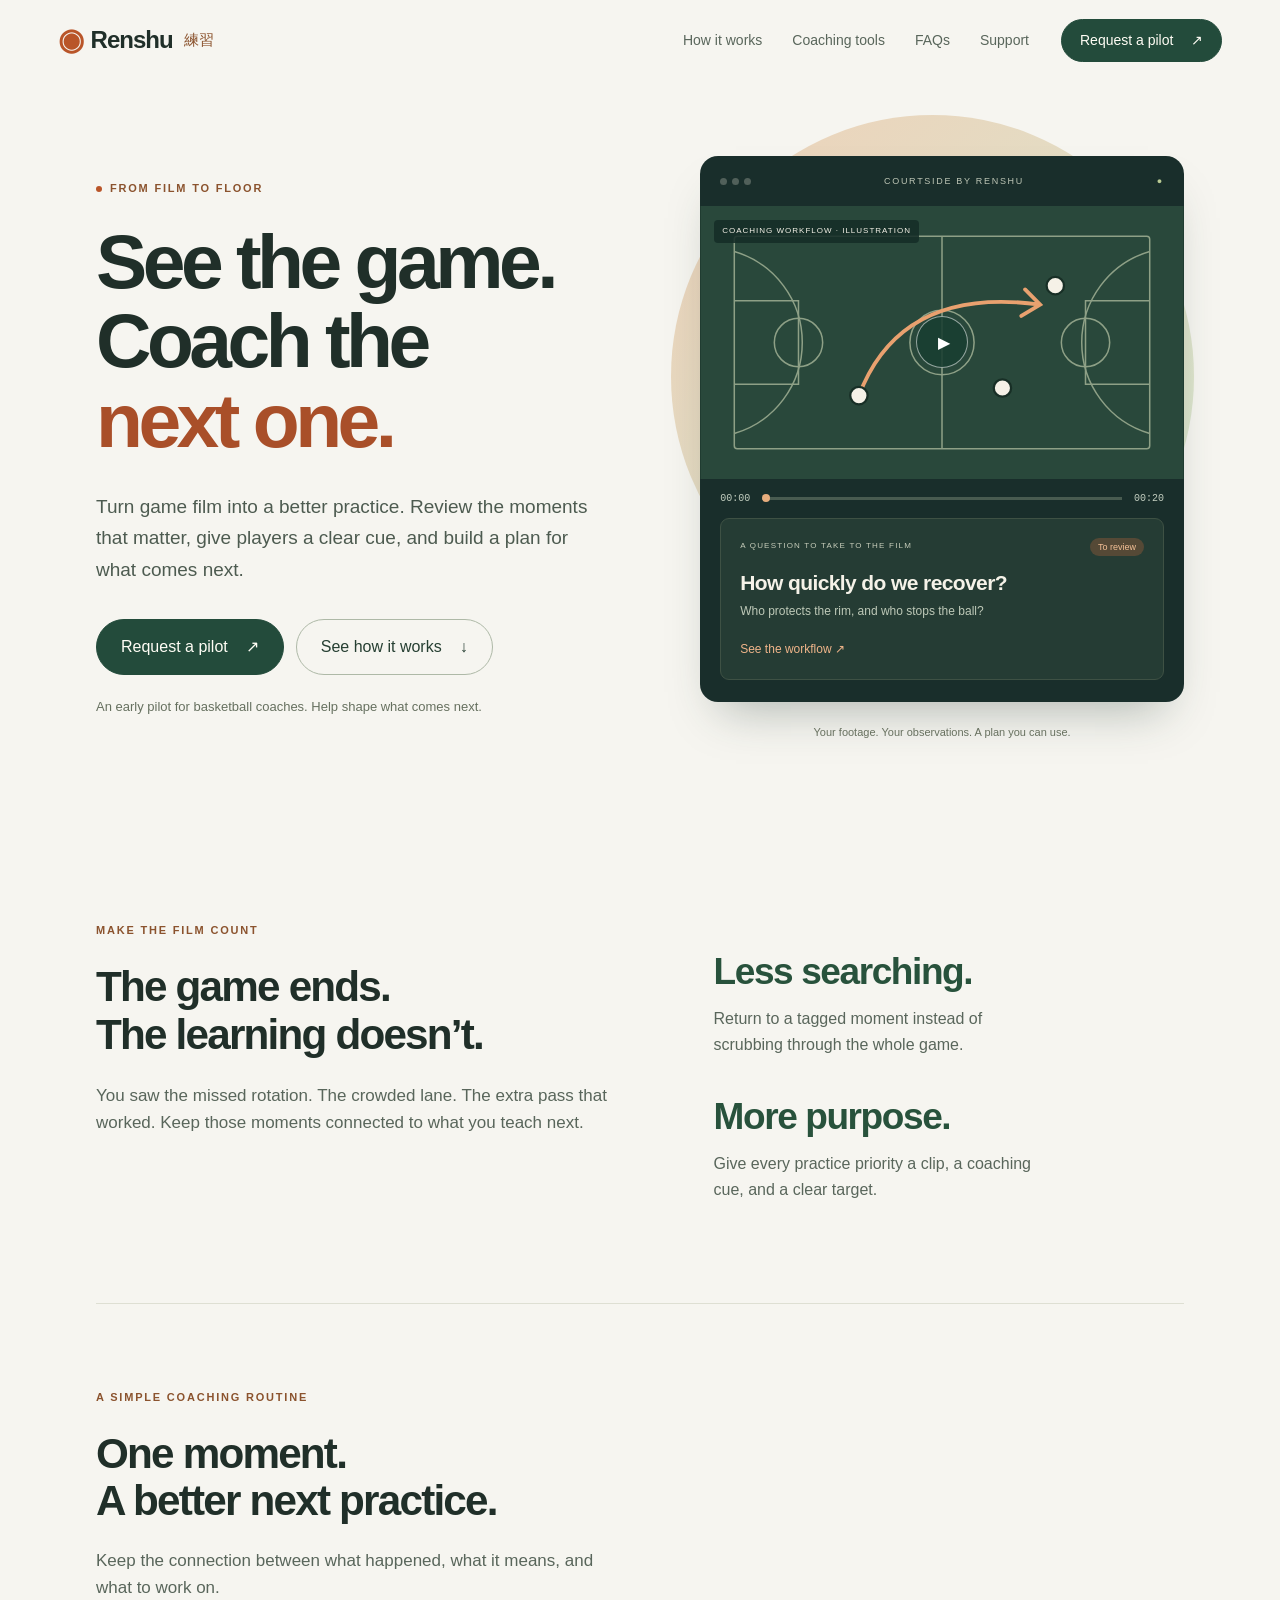
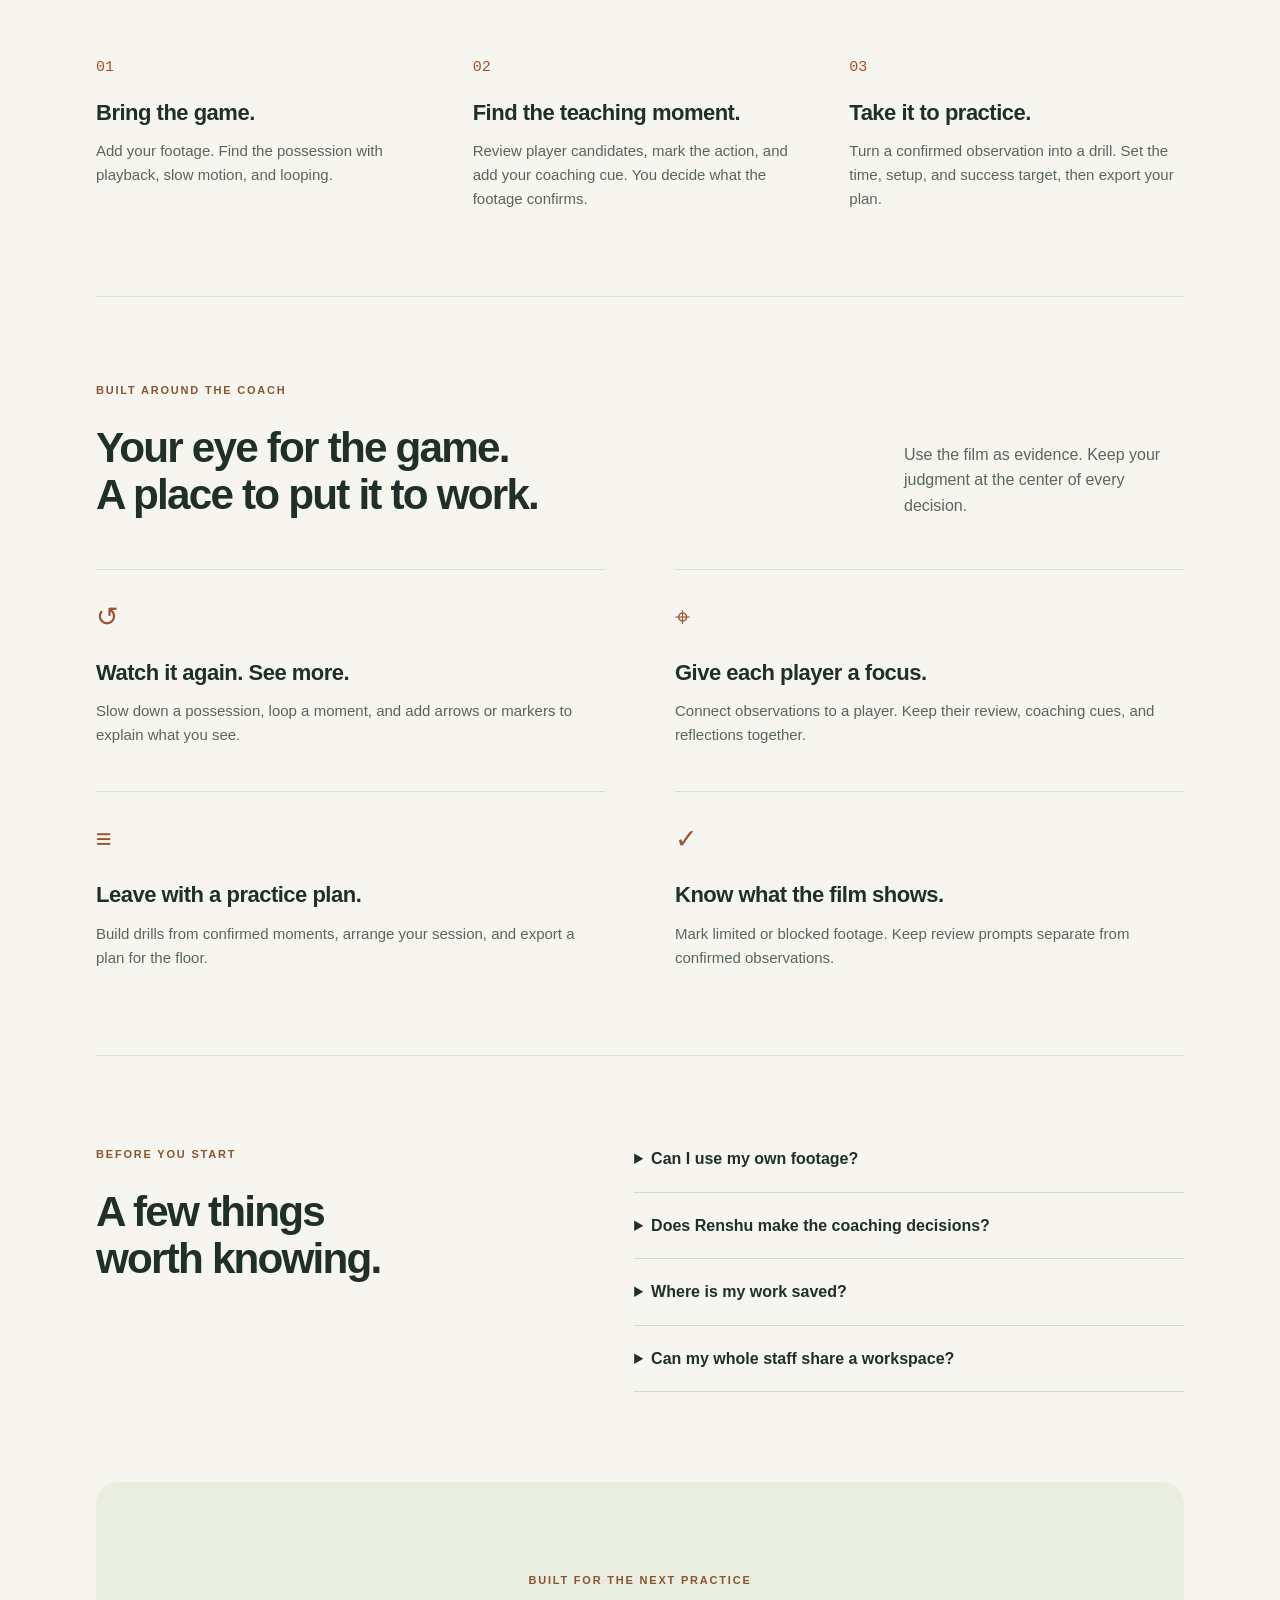
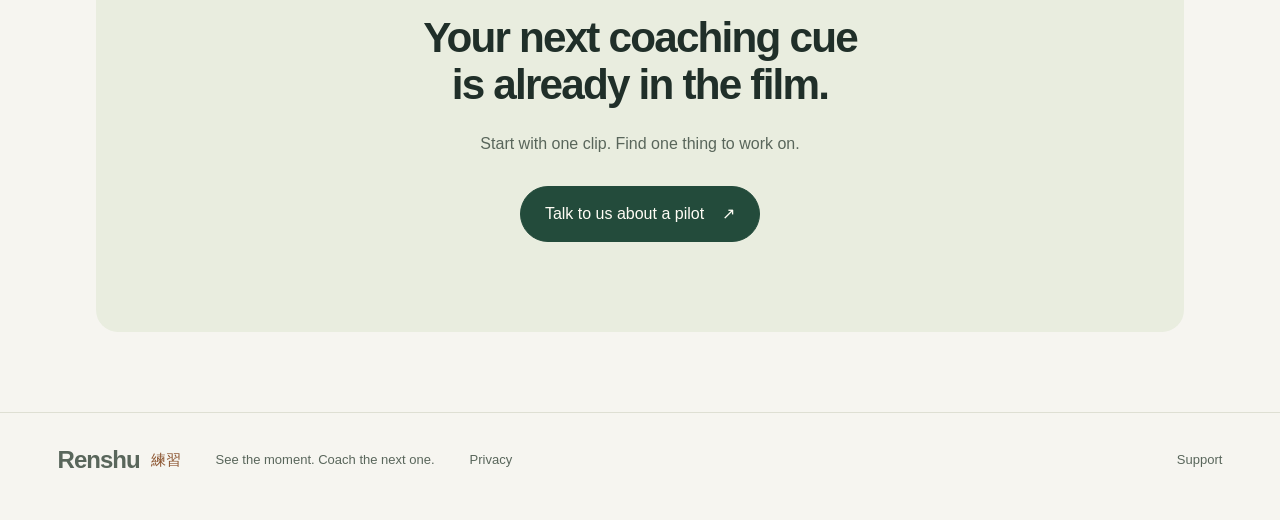
<file: index.html>
<!doctype html>
<html lang="en"><head><meta charset="utf-8"><meta name="viewport" content="width=device-width, initial-scale=1">
<title>Renshu — See the game. Coach the next one.</title>
<meta name="description" content="Turn game film into a better practice. Renshu helps basketball coaches review moments, give players a clear cue, and build a plan.">
<link rel="stylesheet" href="landing.css"></head><body>
<div class="landing">

    <a class="skip" href="#main">Skip to content</a>
    <header class="header">
      <a href="index.html" class="wordmark" aria-label="Renshu home"><span class="brandIcon" aria-hidden="true">◉</span> Renshu<span class="brandJapanese" lang="ja">練習</span></a>
      <nav aria-label="Main navigation"><a href="#how-it-works">How it works</a><a href="#coaching-tools">Coaching tools</a><a href="#questions">FAQs</a><a href="support.html">Support</a></nav>
      <a class="primary" href="support.html">Request a pilot <span aria-hidden="true">↗</span></a>
    </header>
    <main id="main" class="main">
      <section class="hero" aria-labelledby="hero-title">
        <div>
          <p class="eyebrow"><span></span> FROM FILM TO FLOOR</p>
          <h1 id="hero-title">See the game.<br />Coach the<br /><em>next one.</em></h1>
          <p class="intro">Turn game film into a better practice. Review the moments that matter, give players a clear cue, and build a plan for what comes next.</p>
          <div class="actions"><a class="primary" href="support.html">Request a pilot <span aria-hidden="true">↗</span></a><a class="secondary" href="#how-it-works">See how it works <span aria-hidden="true">↓</span></a></div>
          <p class="fine">An early pilot for basketball coaches. Help shape what comes next.</p>
        </div>
        <figure class="preview">
          <div class="previewCard">
            <div class="previewHeader"><span><i></i><i></i><i></i></span><span>COURTSIDE BY RENSHU</span><span class="previewDot">●</span></div>
            <div class="film"><img src="assets/court-preview.svg" alt="Illustrated basketball court with a coaching arrow" width="1280" height="720" fetchpriority="high" /><span class="filmLabel">COACHING WORKFLOW · ILLUSTRATION</span><a href="support.html" class="playLink" aria-label="Request a coaching pilot">▶</a></div>
            <div class="previewTimeline"><span>00:00</span><span class="timelineTrack"><i></i></span><span>00:20</span></div>
            <div class="coachingNote"><div><span class="noteLabel">A QUESTION TO TAKE TO THE FILM</span><span class="reviewLabel">To review</span></div><h2>How quickly do we recover?</h2><p>Who protects the rim, and who stops the ball?</p><a href="#how-it-works">See the workflow <span aria-hidden="true">↗</span></a></div>
          </div>
          <figcaption>Your footage. Your observations. A plan you can use.</figcaption>
        </figure>
      </section>

      <section class="problem" aria-labelledby="problem-title"><div><p class="eyebrow">MAKE THE FILM COUNT</p><h2 id="problem-title">The game ends.<br />The learning doesn’t.</h2><p>You saw the missed rotation. The crowded lane. The extra pass that worked. Keep those moments connected to what you teach next.</p></div><div class="principles"><div><span>Less searching.</span><p>Return to a tagged moment instead of scrubbing through the whole game.</p></div><div><span>More purpose.</span><p>Give every practice priority a clip, a coaching cue, and a clear target.</p></div></div></section>

      <section id="how-it-works" class="section" aria-labelledby="workflow-title"><p class="eyebrow">A SIMPLE COACHING ROUTINE</p><h2 id="workflow-title">One moment.<br />A better next practice.</h2><p class="sectionIntro">Keep the connection between what happened, what it means, and what to work on.</p><div class="steps"><article><span>01</span><h3>Bring the game.</h3><p>Add your footage. Find the possession with playback, slow motion, and looping.</p></article><article><span>02</span><h3>Find the teaching moment.</h3><p>Review player candidates, mark the action, and add your coaching cue. You decide what the footage confirms.</p></article><article><span>03</span><h3>Take it to practice.</h3><p>Turn a confirmed observation into a drill. Set the time, setup, and success target, then export your plan.</p></article></div></section>

      <section id="coaching-tools" class="section" aria-labelledby="tools-title"><div class="sectionHeading"><div><p class="eyebrow">BUILT AROUND THE COACH</p><h2 id="tools-title">Your eye for the game.<br />A place to put it to work.</h2></div><p>Use the film as evidence. Keep your judgment at the center of every decision.</p></div><div class="tools">
        <article><span aria-hidden="true">↺</span><h3>Watch it again. See more.</h3><p>Slow down a possession, loop a moment, and add arrows or markers to explain what you see.</p></article>
        <article><span aria-hidden="true">⌖</span><h3>Give each player a focus.</h3><p>Connect observations to a player. Keep their review, coaching cues, and reflections together.</p></article>
        <article><span aria-hidden="true">≡</span><h3>Leave with a practice plan.</h3><p>Build drills from confirmed moments, arrange your session, and export a plan for the floor.</p></article>
        <article><span aria-hidden="true">✓</span><h3>Know what the film shows.</h3><p>Mark limited or blocked footage. Keep review prompts separate from confirmed observations.</p></article>
      </div></section>

      <section id="questions" class="questions" aria-labelledby="questions-title"><div><p class="eyebrow">BEFORE YOU START</p><h2 id="questions-title">A few things<br />worth knowing.</h2></div><div>
        <details><summary>Can I use my own footage?</summary><p>The pilot lets coaches add recordings, review moments, and build practice plans. Contact us to discuss access and the footage you have permission to use.</p></details>
        <details><summary>Does Renshu make the coaching decisions?</summary><p>No. Detection helps surface person and ball candidates. You review identities, confirm observations, and choose the coaching focus. Automatic detections do not become confirmed statistics.</p></details>
        <details><summary>Where is my work saved?</summary><p>The pilot supports a local browser workspace and configured private accounts. Video files stay separate from session exports. We will explain the storage setup before you join; see our <a href="privacy.html">privacy policy</a> for the current policy.</p></details>
        <details><summary>Can my whole staff share a workspace?</summary><p>Each account has a private workspace. Shared staff membership is not available yet. You can export a session or practice plan to share it deliberately.</p></details>
      </div></section>

      <section class="closing"><p class="eyebrow">BUILT FOR THE NEXT PRACTICE</p><h2>Your next coaching cue<br />is already in the film.</h2><p>Start with one clip. Find one thing to work on.</p><a class="primary" href="support.html">Talk to us about a pilot <span aria-hidden="true">↗</span></a></section>
    </main>
    <footer class="footer"><a class="wordmark" href="index.html">Renshu <span class="brandJapanese" lang="ja">練習</span></a><p>See the moment. Coach the next one.</p><a href="privacy.html">Privacy</a><a href="support.html">Support</a></footer>
  </div>
</body></html>
</file>
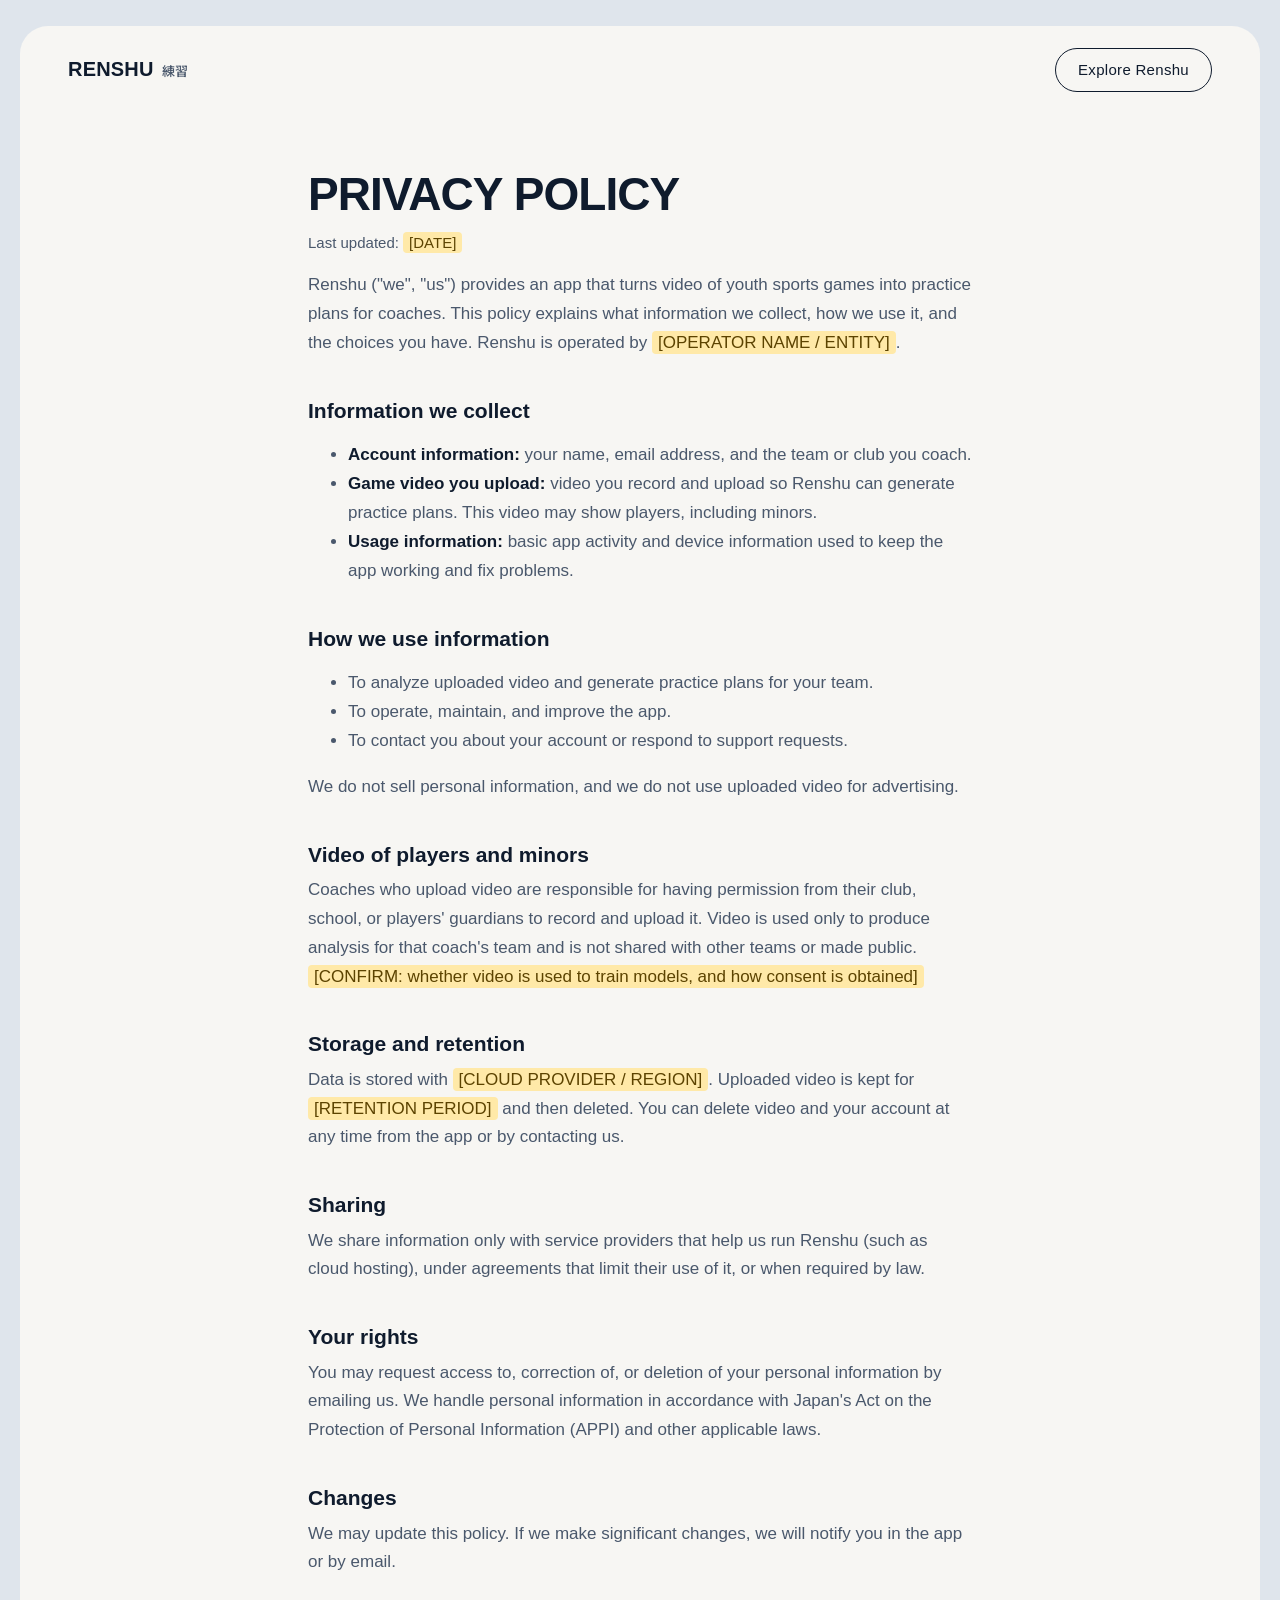
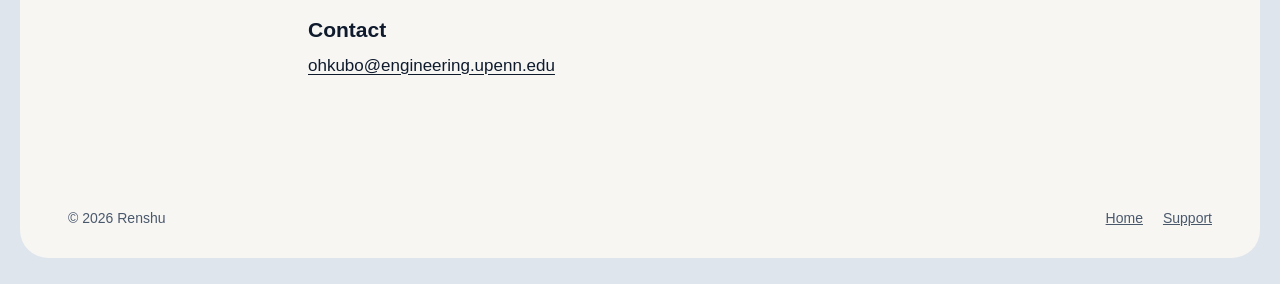
<file: privacy.html>
<!doctype html>
<html lang="en">
<head>
<meta charset="utf-8">
<meta name="viewport" content="width=device-width, initial-scale=1">
<title>Privacy Policy — Renshu</title>
<link rel="preconnect" href="https://api.fontshare.com">
<link rel="preconnect" href="https://cdn.fontshare.com" crossorigin>
<link href="https://api.fontshare.com/v2/css?f[]=satoshi@300,301,400,500,700&display=swap" rel="stylesheet">
<link href="https://fonts.googleapis.com/css2?family=Noto+Sans+JP:wght@500&text=%E7%B7%B4%E7%BF%92&display=swap" rel="stylesheet">
<link rel="stylesheet" href="styles.css">
</head>
<body>
<div class="page">

<header class="nav">
<a class="brand" href="index.html">Renshu <span lang="ja">練習</span></a>
<a class="btn btn-outline" href="index.html">Explore Renshu</a>
</header>

<main class="doc">
<h1 class="h2">Privacy Policy</h1>
<p class="meta">Last updated: <span class="todo">[DATE]</span></p>

<p>Renshu ("we", "us") provides an app that turns video of youth sports games into practice plans for coaches. This policy explains what information we collect, how we use it, and the choices you have. Renshu is operated by <span class="todo">[OPERATOR NAME / ENTITY]</span>.</p>

<h2>Information we collect</h2>
<ul>
<li><strong>Account information:</strong> your name, email address, and the team or club you coach.</li>
<li><strong>Game video you upload:</strong> video you record and upload so Renshu can generate practice plans. This video may show players, including minors.</li>
<li><strong>Usage information:</strong> basic app activity and device information used to keep the app working and fix problems.</li>
</ul>

<h2>How we use information</h2>
<ul>
<li>To analyze uploaded video and generate practice plans for your team.</li>
<li>To operate, maintain, and improve the app.</li>
<li>To contact you about your account or respond to support requests.</li>
</ul>
<p>We do not sell personal information, and we do not use uploaded video for advertising.</p>

<h2>Video of players and minors</h2>
<p>Coaches who upload video are responsible for having permission from their club, school, or players' guardians to record and upload it. Video is used only to produce analysis for that coach's team and is not shared with other teams or made public. <span class="todo">[CONFIRM: whether video is used to train models, and how consent is obtained]</span></p>

<h2>Storage and retention</h2>
<p>Data is stored with <span class="todo">[CLOUD PROVIDER / REGION]</span>. Uploaded video is kept for <span class="todo">[RETENTION PERIOD]</span> and then deleted. You can delete video and your account at any time from the app or by contacting us.</p>

<h2>Sharing</h2>
<p>We share information only with service providers that help us run Renshu (such as cloud hosting), under agreements that limit their use of it, or when required by law.</p>

<h2>Your rights</h2>
<p>You may request access to, correction of, or deletion of your personal information by emailing us. We handle personal information in accordance with Japan's Act on the Protection of Personal Information (APPI) and other applicable laws.</p>

<h2>Changes</h2>
<p>We may update this policy. If we make significant changes, we will notify you in the app or by email.</p>

<h2>Contact</h2>
<p><a href="mailto:ohkubo@engineering.upenn.edu">ohkubo@engineering.upenn.edu</a></p>
</main>
<footer class="footer">
<div class="footer-row"><span>© 2026 Renshu</span><span class="footer-links"><a href="index.html">Home</a><a href="support.html">Support</a></span></div>
</footer>

</div>
</body>
</html>
</file>
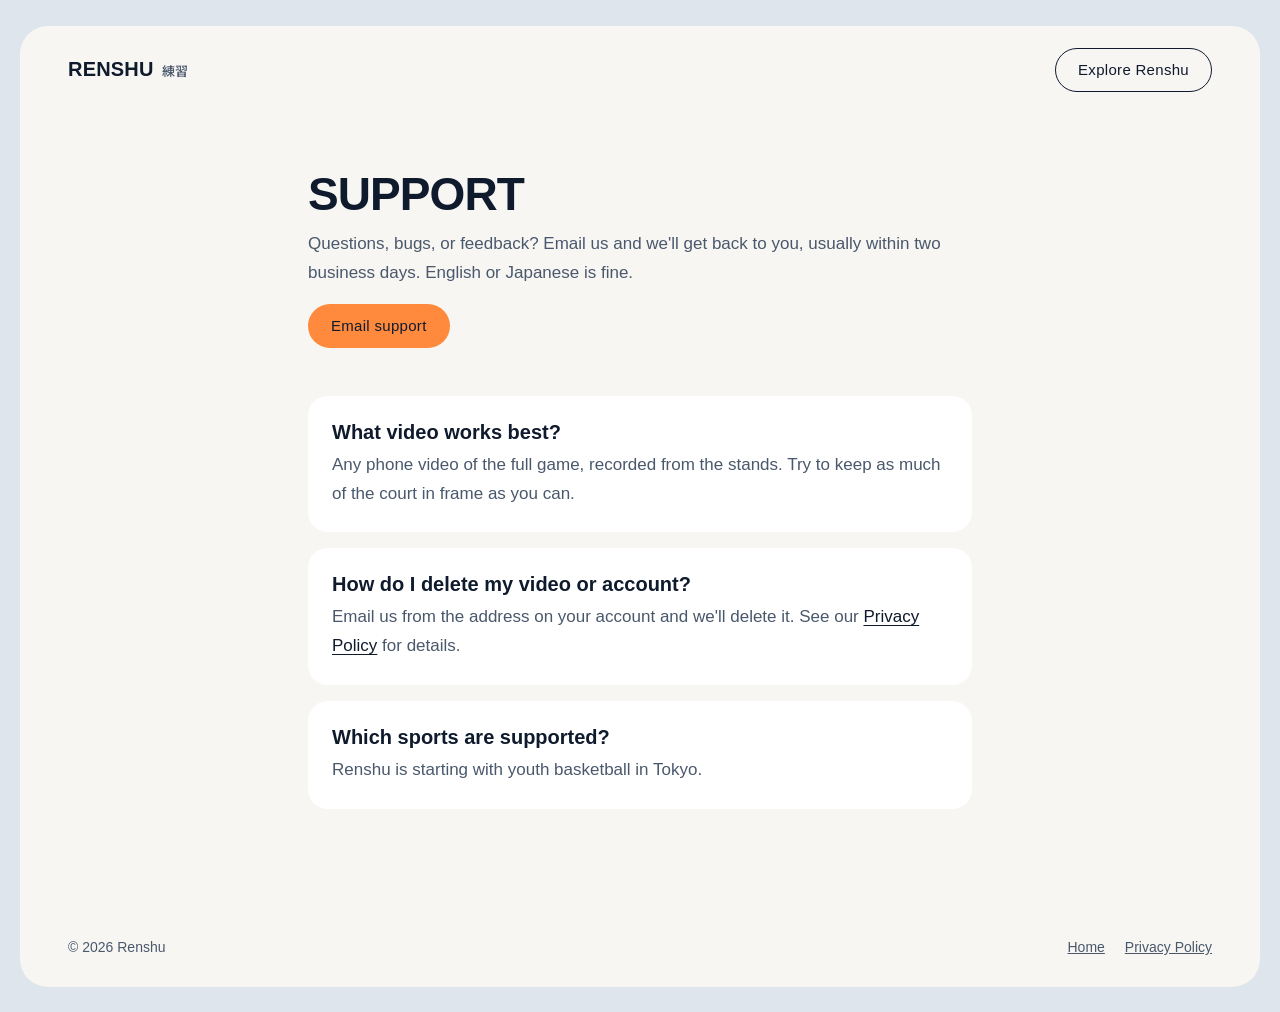
<file: support.html>
<!doctype html>
<html lang="en">
<head>
<meta charset="utf-8">
<meta name="viewport" content="width=device-width, initial-scale=1">
<title>Support — Renshu</title>
<link rel="preconnect" href="https://api.fontshare.com">
<link rel="preconnect" href="https://cdn.fontshare.com" crossorigin>
<link href="https://api.fontshare.com/v2/css?f[]=satoshi@300,301,400,500,700&display=swap" rel="stylesheet">
<link href="https://fonts.googleapis.com/css2?family=Noto+Sans+JP:wght@500&text=%E7%B7%B4%E7%BF%92&display=swap" rel="stylesheet">
<link rel="stylesheet" href="styles.css">
</head>
<body>
<div class="page">

<header class="nav">
<a class="brand" href="index.html">Renshu <span lang="ja">練習</span></a>
<a class="btn btn-outline" href="index.html">Explore Renshu</a>
</header>

<main class="doc">
<h1 class="h2">Support</h1>
<p>Questions, bugs, or feedback? Email us and we'll get back to you, usually within two business days. English or Japanese is fine.</p>
<a class="btn btn-primary" href="mailto:ohkubo@engineering.upenn.edu?subject=Renshu%20support">Email support</a>

<div class="faq-cards">
<div class="card"><h2>What video works best?</h2><p>Any phone video of the full game, recorded from the stands. Try to keep as much of the court in frame as you can.</p></div>
<div class="card"><h2>How do I delete my video or account?</h2><p>Email us from the address on your account and we'll delete it. See our <a href="privacy.html">Privacy Policy</a> for details.</p></div>
<div class="card"><h2>Which sports are supported?</h2><p>Renshu is starting with youth basketball in Tokyo.</p></div>
</div>
</main>
<footer class="footer">
<div class="footer-row"><span>© 2026 Renshu</span><span class="footer-links"><a href="index.html">Home</a><a href="privacy.html">Privacy Policy</a></span></div>
</footer>

</div>
</body>
</html>
</file>
<file: landing.css>
* { box-sizing: border-box; }
body { margin: 0; }
a { color: inherit; }
.landing { background: #f6f5f0; color: #202f29; font-family: -apple-system, BlinkMacSystemFont, 'Segoe UI', sans-serif; font-size: 16px; line-height: 1.6; }
.landing a { text-decoration: none; }
.landing a:focus-visible, .landing summary:focus-visible { outline: 3px solid #b95529; outline-offset: 5px; }
.landing h1, .landing h2, .landing h3, .landing p { margin: 0; }
.landing h2 { font-size: clamp(32px, 3.3vw, 46px); font-weight: 600; line-height: 1.12; letter-spacing: -1.8px; }
.landing h3 { font-size: 22px; font-weight: 600; line-height: 1.3; letter-spacing: -.5px; }
.skip { position: absolute; top: -80px; left: 20px; z-index: 20; padding: 12px; background: white; }
.skip:focus { top: 12px; }
.header { max-width: 1440px; min-height: 80px; margin: auto; padding: 16px 4.5%; display: flex; align-items: center; gap: 32px; }
.wordmark { display: inline-flex; align-items: center; gap: 8px; font-size: 24px; font-weight: 650; letter-spacing: -1px; }
.brandIcon { color: #b95529; font-size: 30px; line-height: 1; }
.brandJapanese { color: #8b532e; font-size: 15px; font-weight: 500; letter-spacing: 0; margin-left: 3px; }
.header nav { display: flex; gap: 30px; margin-left: auto; color: #59665b; font-size: 14px; }
.header nav a:hover, .footer a:hover { color: #a24d25; }
.primary, .secondary { display: inline-flex; align-items: center; justify-content: center; gap: 18px; border-radius: 100px; padding: 15px 24px; font-size: 16px; font-weight: 500; line-height: 1.5; transition: background .15s; }
.landing .primary { background: #234b3b; color: #fffdf5; border: 1px solid #234b3b; }
.landing .primary:hover { background: #15362a; }
.secondary { border: 1px solid #aeb9a7; color: #263f32; }
.secondary:hover { background: #eaece0; }
.header .primary { font-size: 14px; padding: 10px 18px; }
.landing .main { width: min(1088px, calc(100% - 80px)); margin: 0 auto; padding: 0; min-height: 0; }
.hero { display: grid; grid-template-columns: 1.1fr 1fr; gap: 72px; align-items: center; padding: 76px 0 115px; }
.eyebrow { display: flex; align-items: center; gap: 8px; color: #8b532e; font-size: 11px; font-weight: 650; letter-spacing: 1.8px; margin-bottom: 24px !important; }
.eyebrow > span { width: 6px; height: 6px; border-radius: 50%; background: #b95529; }
.hero h1 { font-size: clamp(56px, 6vw, 84px); font-weight: 600; line-height: 1.04; letter-spacing: -4.5px; }
.hero h1 em { font-style: normal; color: #a94f29; }
.intro { font-size: 19px; line-height: 1.65; margin-top: 30px !important; color: #4d5b50; max-width: 510px; }
.actions { display: flex; gap: 12px; flex-wrap: wrap; margin: 34px 0 22px; }
.fine { color: #66705f; font-size: 13px; max-width: 450px; }
.preview { position: relative; margin: 0; min-width: 0; }
.preview::before { content: ''; position: absolute; width: 108%; aspect-ratio: 1; left: -6%; top: -7%; border-radius: 50%; background: linear-gradient(135deg, #eed2b9, #dbe4cc 80%); }
.previewCard { position: relative; overflow: hidden; border-radius: 18px; background: #192e2b; color: #f5f2e8; box-shadow: 0 26px 46px -20px #253b3559; }
.previewHeader { display: flex; justify-content: space-between; align-items: center; gap: 10px; padding: 18px 20px; font-size: 9px; letter-spacing: 1.7px; color: #bdc5b5; }
.previewHeader > span:first-child { display: flex; gap: 5px; }
.previewHeader i { width: 7px; height: 7px; border-radius: 50%; background: #51605a; }
.previewDot { color: #b9ca93; }
.film { position: relative; background: #10231c; }
.film img { width: 100%; height: auto; aspect-ratio: 16/9; object-fit: cover; display: block; }
.filmLabel { position: absolute; left: 14px; top: 14px; background: #152d27df; color: #f5f2e8; padding: 5px 8px; border-radius: 4px; font-size: 8px; letter-spacing: 1px; }
.playLink { position: absolute; top: 50%; left: 50%; transform: translate(-50%, -50%); border: 1px solid #ffffff88; border-radius: 50%; width: 52px; height: 52px; display: grid; place-items: center; padding-left: 3px; background: #183e32df; color: white; }
.previewTimeline { display: flex; align-items: center; gap: 12px; padding: 14px 20px; font: 10px ui-monospace, monospace; color: #c2cdbf; }
.timelineTrack { background: #485b50; height: 3px; flex: 1; }
.timelineTrack i { display: block; height: 8px; width: 8px; background: #e7ad7d; border-radius: 50%; margin-top: -3px; }
.coachingNote { margin: 0 20px 22px; padding: 19px; background: #253c34; border: 1px solid #3e5144; border-radius: 9px; }
.coachingNote > div { display: flex; justify-content: space-between; align-items: center; gap: 10px; }
.noteLabel { color: #c7cdbb; font-size: 8px; letter-spacing: 1.2px; }
.reviewLabel { color: #f4c097; background: #554936; border-radius: 20px; padding: 2px 8px; font-size: 9px; white-space: nowrap; }
.coachingNote h2 { font-size: 21px; letter-spacing: -.6px; margin: 15px 0 8px; }
.coachingNote p { font-size: 12px; color: #bec9b8; }
.coachingNote a { display: inline-block; margin-top: 18px; color: #f0b58a; font-size: 12px; }
.preview figcaption { position: relative; text-align: center; color: #67705f; font-size: 11px; margin: 22px 0 0; }
.problem { display: grid; grid-template-columns: 1.1fr 1fr; gap: 100px; padding: 65px 0 100px; }
.problem > div > p:last-child { color: #59665b; margin-top: 24px; font-size: 17px; }
.principles { padding-top: 20px; }
.principles > div + div { margin-top: 30px; }
.principles span { font-size: 37px; font-weight: 550; letter-spacing: -1.4px; color: #28523c; }
.principles p { color: #59665b; max-width: 330px; margin-top: 5px; }
.section { padding: 85px 0; border-top: 1px solid #dedfd3; scroll-margin-top: 30px; }
.sectionIntro { max-width: 510px; margin-top: 22px !important; color: #59665b; font-size: 17px; }
.steps { display: grid; grid-template-columns: repeat(3, 1fr); gap: 42px; margin-top: 52px; }
.steps article > span { color: #a94f29; font: 15px ui-monospace, monospace; }
.steps h3 { margin: 20px 0 12px; }
.steps p, .tools p { color: #59665b; font-size: 15px; }
.sectionHeading { display: flex; justify-content: space-between; align-items: end; gap: 50px; }
.sectionHeading > p { max-width: 280px; color: #59665b; }
.tools { display: grid; grid-template-columns: repeat(2, 1fr); gap: 44px 70px; margin-top: 50px; }
.tools article { border-top: 1px solid #dedfd3; padding-top: 26px; }
.tools article > span { display: inline-block; font-size: 27px; color: #9b542e; margin-bottom: 20px; }
.tools h3 { margin-bottom: 12px; }
.questions { display: grid; grid-template-columns: 1fr 1.2fr; gap: 80px; padding: 90px 0; border-top: 1px solid #dedfd3; scroll-margin-top: 30px; }
.questions details { border-bottom: 1px solid #d7dbce; padding: 20px 0; }
.questions details:first-child { padding-top: 0; }
.questions summary { cursor: pointer; font-size: 16px; font-weight: 550; }
.questions details p { color: #59665b; font-size: 14px; padding: 16px 0 0; }
.closing { text-align: center; padding: 90px 24px; background: #e9eddf; border-radius: 22px; margin: 0 0 80px; }
.closing .eyebrow { justify-content: center; }
.closing p:not(.eyebrow) { color: #59665b; margin: 22px 0 30px; }
.footer { max-width: 1310px; margin: auto; padding: 28px 4.5% 40px; display: flex; align-items: center; gap: 35px; border-top: 1px solid #dedfd3; font-size: 13px; color: #59665b; }
.footer > a:last-child { margin-left: auto; }
@media (max-width: 1000px) {
  .hero { gap: 35px; }
  .hero h1 { font-size: 65px; letter-spacing: -3px; }
  .header nav { gap: 18px; }
  .problem { gap: 50px; }
  .questions { gap: 40px; }
  .noteLabel { letter-spacing: .4px; }
}
@media (max-width: 760px) {
  .header { gap: 16px; padding: 16px 24px; flex-wrap: wrap; }
  .header nav { order: 3; width: 100%; justify-content: center; gap: 32px; margin: 0; padding-top: 8px; }
  .header > .primary { margin-left: auto; padding: 10px 14px; font-size: 12px; }
  .landing .main { width: calc(100% - 48px); }
  .hero { grid-template-columns: 1fr; padding: 50px 0 65px; gap: 70px; }
  .hero h1 { font-size: clamp(52px, 10vw, 76px); }
  .intro { font-size: 17px; }
  .actions { gap: 10px; }
  .primary, .secondary { font-size: 14px; padding: 13px 18px; }
  .preview { max-width: 470px; width: 100%; margin: auto; }
  .preview::before { width: 100%; left: 0; }
  .problem, .questions { grid-template-columns: 1fr; gap: 35px; padding: 60px 0; }
  .principles { display: grid; grid-template-columns: 1fr 1fr; gap: 24px; }
  .principles > div + div { margin-top: 0; }
  .principles span { font-size: 27px; }
  .principles p { font-size: 14px; }
  .section { padding: 60px 0; }
  .steps { grid-template-columns: 1fr; gap: 32px; margin-top: 35px; }
  .steps h3 { margin-top: 10px; }
  .sectionHeading { display: block; }
  .sectionHeading > p { max-width: 100%; margin-top: 24px; }
  .tools { gap: 32px; }
  .closing { padding: 55px 20px; margin-bottom: 50px; }
  .footer { flex-wrap: wrap; padding: 25px 24px; gap: 16px; }
  .footer p { width: 100%; order: 3; }
}
@media (max-width: 420px) {
  .brandJapanese { display: none; }
  .header nav { gap: 22px; font-size: 13px; }
  .tools { grid-template-columns: 1fr; }
  .coachingNote { padding: 14px; margin: 0 14px 16px; }
  .coachingNote h2 { font-size: 20px; }
}
@media (prefers-reduced-motion: reduce) { .primary, .secondary { transition: none; } }
.authPage { min-height: 100vh; display: flex; flex-direction: column; align-items: center; justify-content: center; gap: 30px; padding: 30px 20px; background: #f6f5f0; }
</file>
<file: styles.css>
/* Renshu site: shared styles for index.html, privacy.html and support.html.
   Plain CSS, no build step. All colours are the variables in :root. */

:root {
  --font: "Satoshi", "Helvetica Neue", Helvetica, Arial, sans-serif;
  --font-jp: "Noto Sans JP", "Hiragino Sans", "Yu Gothic", sans-serif;
  --gutter: clamp(20px, 4vw, 48px);
  --r-page: 28px;
  --r-panel: 24px;
  --r-card: 20px;

  /* Renshu colours: navy ink, orange only on buttons and marks. */
  --backdrop: #DFE5EC;
  --card: #F7F6F3;
  --surface: #FFFFFF;
  --panel: #FFE4CF;
  --panel-2: #DCE6F1;
  --ink: #0F1B2D;
  --ink-soft: #4A586C;
  --line: rgba(15, 27, 45, .16);
  --btn-bg: #FF8A3D;
  --btn-bg-hover: #FF9F5F;
  --btn-fg: #0F1B2D;
  --mark: #FFC59A;
}

/* ---------- Base ---------- */

*, *::before, *::after { box-sizing: border-box; }

html { -webkit-text-size-adjust: 100%; scroll-behavior: smooth; }

body {
  margin: 0;
  background: var(--backdrop);
  color: var(--ink);
  font-family: var(--font);
  font-size: 17px;
  line-height: 1.55;
  -webkit-font-smoothing: antialiased;
}

a { color: inherit; }
img, svg { display: block; max-width: 100%; }
h1, h2, h3, p { margin: 0; }

:focus-visible { outline: 2px solid var(--ink); outline-offset: 3px; border-radius: 4px; }

.page {
  max-width: 1240px;
  margin: clamp(8px, 2vw, 28px) auto;
  background: var(--card);
  border-radius: var(--r-page);
  overflow: hidden;
}

/* ---------- Type ---------- */

.display {
  font-size: clamp(44px, 6.2vw, 80px);
  font-weight: 700;
  line-height: 1;
  letter-spacing: -.025em;
  text-transform: uppercase;
}

.h2 {
  font-size: clamp(28px, 3.6vw, 46px);
  font-weight: 700;
  line-height: 1.05;
  letter-spacing: -.02em;
  text-transform: uppercase;
}

.display span, .h2 span { display: block; }
.display .light, .h2 .light { font-weight: 300; font-style: italic; }

.caps-light {
  font-size: clamp(15px, 1.7vw, 21px);
  font-weight: 300;
  font-style: italic;
  line-height: 1.2;
  letter-spacing: .01em;
  text-transform: uppercase;
}

/* ---------- Nav ---------- */

.nav {
  display: flex;
  align-items: center;
  justify-content: space-between;
  gap: 16px;
  padding: 22px var(--gutter);
}

.brand {
  display: inline-flex;
  align-items: baseline;
  gap: 8px;
  font-size: 20px;
  font-weight: 700;
  letter-spacing: .01em;
  text-transform: uppercase;
  text-decoration: none;
}

.brand span {
  font-family: var(--font-jp);
  font-size: 13px;
  font-weight: 500;
  letter-spacing: .04em;
  color: var(--ink-soft);
}

.nav-links { display: flex; gap: clamp(24px, 5vw, 72px); font-size: 14px; font-weight: 500; letter-spacing: .01em; }
.nav-links a { text-decoration: none; }
.nav-links a:hover { text-decoration: underline; text-underline-offset: 5px; }

/* ---------- Buttons and store badges ---------- */

.btn {
  display: inline-flex;
  align-items: center;
  justify-content: center;
  min-height: 44px;
  padding: 0 22px;
  border: 1.5px solid transparent;
  border-radius: 999px;
  font-size: 15px;
  font-weight: 500;
  letter-spacing: .02em;
  text-decoration: none;
  white-space: nowrap;
  transition: background-color .12s ease-out, color .12s ease-out, transform .09s ease-out;
}

.btn:active { transform: scale(.98); }
.btn-primary { background: var(--btn-bg); color: var(--btn-fg); }
.btn-primary:hover { background: var(--btn-bg-hover); }
.btn-outline { border-color: var(--ink); }
.btn-outline:hover { background: var(--ink); color: var(--card); }

.badges { display: flex; flex-wrap: wrap; gap: 14px; }
.store-badge { display: block; border-radius: 8px; transition: transform .12s ease-out, opacity .12s ease-out; }
.store-badge:hover { transform: translateY(-2px); opacity: .88; }
.store-badge img { height: 48px; width: auto; }

/* ---------- Hero ---------- */

.hero {
  --phone-w: clamp(230px, 26vw, 320px);
  display: grid;
  grid-template-columns: minmax(0, 1fr) var(--phone-w);
  column-gap: clamp(24px, 4vw, 56px);
  padding: clamp(16px, 3vw, 36px) var(--gutter) 0;
}

.hero .display { grid-column: 1; grid-row: 1; padding-bottom: clamp(24px, 3.4vw, 44px); }

.hero-panel {
  grid-column: 1 / -1;
  grid-row: 2;
  position: relative;
  /* At least 12px, so the store badges keep their required clear space on phones. */
  --bleed: max(12px, calc(var(--gutter) / 2));
  margin: 0 calc(var(--bleed) * -1) calc(var(--gutter) / 2);
  padding: clamp(24px, 3vw, 36px) var(--bleed);
  border-radius: var(--r-panel);
  background: var(--panel);
  overflow: hidden;
}

.hero-copy { position: relative; max-width: min(31rem, calc(100% - var(--phone-w) - 24px)); }
.lede { max-width: 34rem; font-size: clamp(16px, 1.5vw, 18px); }
.hero-copy .btn { margin-top: 24px; }

.stores { display: flex; flex-wrap: wrap; align-items: center; gap: 12px 24px; margin-top: clamp(32px, 5vw, 64px); }
.stores p { font-size: 14px; line-height: 1.35; }

.phone.hero-phone {
  grid-column: 2;
  grid-row: 1 / span 2;
  align-self: end;
  z-index: 1;
  --w: var(--phone-w);
  margin-bottom: calc(var(--gutter) / 2 + 20px);
}

/* The play-diagram line: a cut (solid), a pass (dashed), one O and one X. */
.play-line { position: absolute; inset: 0; width: 100%; height: 100%; fill: none; stroke: var(--mark); stroke-linecap: round; stroke-linejoin: round; pointer-events: none; }
.play-line .cut { stroke-width: 11; stroke-dasharray: 1; stroke-dashoffset: 1; animation: draw 1.1s .2s cubic-bezier(.22, .61, .36, 1) forwards; }
.play-line .tip { stroke-width: 11; }
.play-line .pass { stroke-width: 5; stroke-dasharray: 4 16; }
.play-line .mark { stroke-width: 6; }
.play-line .tip, .play-line .pass, .play-line .mark { opacity: 0; animation: fade .3s 1.2s ease-out forwards; }

@keyframes draw { to { stroke-dashoffset: 0; } }
@keyframes fade { to { opacity: 1; } }

/* ---------- Phone mock (sizes are in em, so it scales with --w) ---------- */

.phone {
  --w: 300px;
  position: relative;
  flex: none;
  width: var(--w);
  aspect-ratio: 300 / 610;
  padding: .6em;
  border-radius: 3.2em;
  background: #17171B;
  box-shadow: inset 0 0 0 .13em #44444C, 0 2em 2.6em -1.4em rgba(15, 27, 45, .5);
  font-size: calc(var(--w) / 20);
  line-height: 1.3;
}

.phone-screen {
  position: relative;
  display: flex;
  flex-direction: column;
  height: 100%;
  border-radius: 2.65em;
  background: var(--surface);
  color: var(--ink);
  overflow: hidden;
}

/* Dynamic island */
.phone-screen::after {
  content: "";
  position: absolute;
  top: .55em;
  left: 50%;
  width: 5.6em;
  height: 1.55em;
  transform: translateX(-50%);
  border-radius: 1em;
  background: #17171B;
}

.ps-status { display: flex; justify-content: space-between; align-items: center; padding: 1.1em 2em 0; background: var(--panel); font-size: .72em; font-weight: 700; }
.ps-status i { width: 1.7em; height: .8em; border-radius: .25em; background: currentColor; }
.ps-top { position: relative; padding: 1.5em 1.1em 1.2em; background: var(--panel); }
.ps-label { font-size: .6em; font-weight: 700; letter-spacing: .08em; text-transform: uppercase; color: var(--ink-soft); }
.ps-title { margin-top: .25em; font-size: 1.4em; font-weight: 700; line-height: 1.1; letter-spacing: -.01em; }
.ps-court { margin-top: 1em; color: var(--line); }
.ps-court .team-a { fill: var(--btn-bg); stroke: none; }
.ps-body { flex: 1; display: flex; flex-direction: column; gap: .7em; padding: 1.1em; }

.ps-list { display: flex; flex-direction: column; gap: .55em; margin: 0; padding: 0; list-style: none; }
.ps-list li { display: flex; align-items: center; gap: .7em; padding: .75em; border: .07em solid var(--line); border-radius: .9em; font-size: .84em; font-weight: 500; }
.ps-list span { flex: none; display: grid; place-items: center; width: 1.9em; height: 1.9em; border-radius: 50%; background: var(--btn-bg); color: var(--btn-fg); font-size: .9em; font-weight: 700; }
.ps-list .is-top { border-color: transparent; background: var(--panel-2); }
.ps-list small { display: block; font-size: .78em; font-weight: 400; color: var(--ink-soft); }

.ps-note { display: flex; align-items: center; gap: .8em; margin-top: auto; padding: 1em; border-radius: 1.3em; background: var(--panel-2); font-size: .68em; font-weight: 500; }
.ps-note::before { content: ""; flex: none; border: solid transparent; border-width: .5em 0 .5em .8em; border-left-color: currentColor; }
.ps-home { align-self: center; width: 36%; height: .3em; margin: .2em 0 .55em; border-radius: 1em; background: var(--ink); }

/* Filming screen: a viewfinder looking down at the court. */
.screen-film { background: #1B2533; color: #FFFFFF; }
.screen-film .court { flex: 1; min-height: 0; margin: 3.4em 1.1em 0; color: rgba(255, 255, 255, .5); }
.screen-film .team-a { fill: var(--mark); stroke: none; }
.screen-film .team-b { stroke: #FFFFFF; }
.pf-rec { position: absolute; top: 2.9em; left: 1.2em; display: flex; align-items: center; gap: .5em; font-size: .68em; font-weight: 700; letter-spacing: .08em; }
.pf-rec i { width: .8em; height: .8em; border-radius: 50%; background: #FF4B3A; }
.pf-shutter { align-self: center; width: 3.4em; height: 3.4em; margin: 1em 0 1.3em; border: .25em solid #FFFFFF; border-radius: 50%; background: #FF4B3A; background-clip: content-box; padding: .22em; }

/* ---------- Facts ---------- */

.facts {
  display: grid;
  grid-template-columns: repeat(3, minmax(0, 1fr));
  gap: clamp(12px, 3vw, 48px);
  margin: 0;
  padding: clamp(40px, 6vw, 80px) var(--gutter) clamp(28px, 4vw, 48px);
  list-style: none;
}

.fact b { display: block; font-size: clamp(44px, 6.4vw, 80px); font-weight: 700; line-height: 1; letter-spacing: -.03em; }
.fact span { display: block; margin-top: 8px; }

/* ---------- Showcase ---------- */

.showcase {
  display: grid;
  grid-template-columns: minmax(0, 1fr) auto;
  align-items: center;
  gap: 32px;
  margin: 0 calc(var(--gutter) / 2);
  padding: clamp(28px, 4vw, 56px) calc(var(--gutter) / 2);
  border-radius: var(--r-panel);
  background: var(--surface);
}

.showcase-copy { display: flex; flex-direction: column; align-items: flex-start; gap: 16px; }
.showcase-copy .btn { margin-top: 12px; }

.phones { display: flex; align-items: flex-end; margin-top: -72px; }
.phones .phone:nth-child(1) { --w: clamp(150px, 17vw, 212px); z-index: 3; }
.phones .phone:nth-child(2) { --w: clamp(138px, 15.6vw, 196px); z-index: 2; margin-left: calc(var(--w) * -.12); }
.phones .phone:nth-child(3) { --w: clamp(126px, 14.4vw, 180px); z-index: 1; margin-left: calc(var(--w) * -.12); }

/* ---------- Sections ---------- */

.section { padding: clamp(56px, 8vw, 104px) var(--gutter) 0; }

.section-head { display: flex; flex-wrap: wrap; align-items: flex-end; justify-content: space-between; gap: 16px 32px; margin-bottom: clamp(24px, 3.4vw, 40px); }

.steps { display: grid; grid-template-columns: repeat(3, minmax(0, 1fr)); gap: 16px; margin: 0; padding: 0; list-style: none; }

.step {
  display: flex;
  flex-direction: column;
  justify-content: space-between;
  gap: clamp(40px, 7vw, 88px);
  padding: 24px;
  border-radius: var(--r-card);
}

.step:nth-child(1) { background: var(--panel); }
.step:nth-child(2) { background: var(--surface); }
.step:nth-child(3) { background: var(--panel-2); }

.step-num { display: grid; place-items: center; width: 44px; height: 44px; border: 1.5px solid var(--ink); border-radius: 50%; font-size: 14px; font-weight: 500; letter-spacing: .02em; }
.step h3 { margin-bottom: 8px; font-size: clamp(18px, 1.9vw, 24px); font-weight: 700; line-height: 1.1; letter-spacing: -.01em; text-transform: uppercase; }
.step p { font-size: 15px; color: var(--ink-soft); }

/* ---------- Privacy ---------- */

.privacy { display: grid; grid-template-columns: minmax(0, 5fr) minmax(0, 6fr); gap: clamp(28px, 5vw, 72px); align-items: start; }
.privacy-copy { display: flex; flex-direction: column; align-items: flex-start; gap: 20px; }
.privacy-copy p { max-width: 26em; color: var(--ink-soft); }

.promises { margin: 0; padding: 0; list-style: none; }
.promises li { display: flex; gap: 16px; padding: 20px 0; border-top: 1px solid var(--line); }
.promises li:last-child { border-bottom: 1px solid var(--line); }
.promises svg { flex: none; width: 28px; height: 28px; margin-top: 2px; }
.promises h3 { font-size: 18px; font-weight: 700; line-height: 1.25; }
.promises p { margin-top: 4px; font-size: 15px; color: var(--ink-soft); }
.privacy-note { margin-top: 16px; font-size: 14px; color: var(--ink-soft); }

/* ---------- FAQ ---------- */

.faq-list { border-top: 1px solid var(--line); }
.faq-list details { border-bottom: 1px solid var(--line); }
.faq-list summary { display: flex; align-items: center; justify-content: space-between; gap: 16px; padding: 20px 0; font-size: 18px; font-weight: 700; line-height: 1.3; cursor: pointer; list-style: none; }
.faq-list summary::-webkit-details-marker { display: none; }
.faq-list summary::after { content: "+"; flex: none; display: grid; place-items: center; width: 32px; height: 32px; border: 1.5px solid var(--ink); border-radius: 50%; font-size: 18px; font-weight: 400; line-height: 1; }
.faq-list details[open] summary::after { content: "\2212"; }
.faq-list details p { max-width: 40em; padding: 0 0 20px; color: var(--ink-soft); }
.faq-more { margin-top: 20px; font-size: 15px; }

/* ---------- Download ---------- */

.cta {
  display: flex;
  flex-direction: column;
  align-items: center;
  gap: 24px;
  margin: clamp(56px, 8vw, 104px) calc(var(--gutter) / 2) 0;
  padding: clamp(40px, 6vw, 80px) var(--gutter);
  border-radius: var(--r-panel);
  background: var(--panel);
  text-align: center;
}

.cta .badges { justify-content: center; }
.cta p { color: var(--ink-soft); }

/* ---------- Footer ---------- */

.footer { padding: clamp(32px, 5vw, 56px) var(--gutter) 28px; font-size: 14px; color: var(--ink-soft); }
.footer-row { display: flex; flex-wrap: wrap; justify-content: space-between; gap: 12px 24px; }
.footer-links { display: flex; flex-wrap: wrap; gap: 20px; }
.legal { margin-top: 20px; padding-top: 16px; border-top: 1px solid var(--line); font-size: 12px; letter-spacing: .01em; }

/* ---------- Text pages (privacy, support) ---------- */

.doc { max-width: 760px; margin: 0 auto; padding: clamp(24px, 5vw, 56px) var(--gutter) clamp(32px, 5vw, 56px); line-height: 1.7; }
.doc h1 { margin-bottom: 12px; }
.doc h2 { margin: 40px 0 8px; font-size: 21px; line-height: 1.25; }
.doc p { margin: 0 0 16px; }
.doc p, .doc li { color: var(--ink-soft); }
.doc strong { color: var(--ink); }
.doc a:not(.btn) { color: var(--ink); text-underline-offset: 3px; }
.doc .meta { font-size: 15px; }
.doc .faq-cards { margin-top: 48px; }

.todo { padding: 2px 6px; border-radius: 4px; background: #FFE9A8; color: #5C4300; }

.card { margin: 16px 0; padding: 24px; border-radius: var(--r-card); background: var(--surface); }
.card h2 { margin: 0 0 6px; font-size: 20px; }
.card p { margin: 0; }

/* ---------- Small screens ---------- */

/* Below this width the diagram would run into the hero copy. */
@media (max-width: 1100px) {
  .play-line { display: none; }
}

@media (max-width: 860px) {
  .nav-links { display: none; }

  .hero { --phone-w: 250px; grid-template-columns: minmax(0, 1fr); }
  .hero-panel { margin-bottom: 0; padding-bottom: calc(var(--phone-w) * .42 + 28px); }
  .hero-copy { max-width: none; }
  .fact br { display: none; }
  .phone.hero-phone { grid-column: 1; grid-row: 3; justify-self: center; margin: calc(var(--phone-w) * -.42) 0 0; }

  .showcase { grid-template-columns: minmax(0, 1fr); }
  .phones { justify-content: center; margin-top: 8px; }
  .phones .phone:nth-child(1) { --w: 34vw; }
  .phones .phone:nth-child(2) { --w: 31vw; }
  .phones .phone:nth-child(3) { --w: 28vw; }

  .steps { grid-template-columns: minmax(0, 1fr); }
  .step { gap: 28px; }
  .privacy { grid-template-columns: minmax(0, 1fr); }
}

@media (prefers-reduced-motion: reduce) {
  html { scroll-behavior: auto; }
  *, *::before, *::after { animation: none !important; transition: none !important; }
  .play-line .cut { stroke-dashoffset: 0; }
  .play-line .tip, .play-line .pass, .play-line .mark { opacity: 1; }
}
</file>
